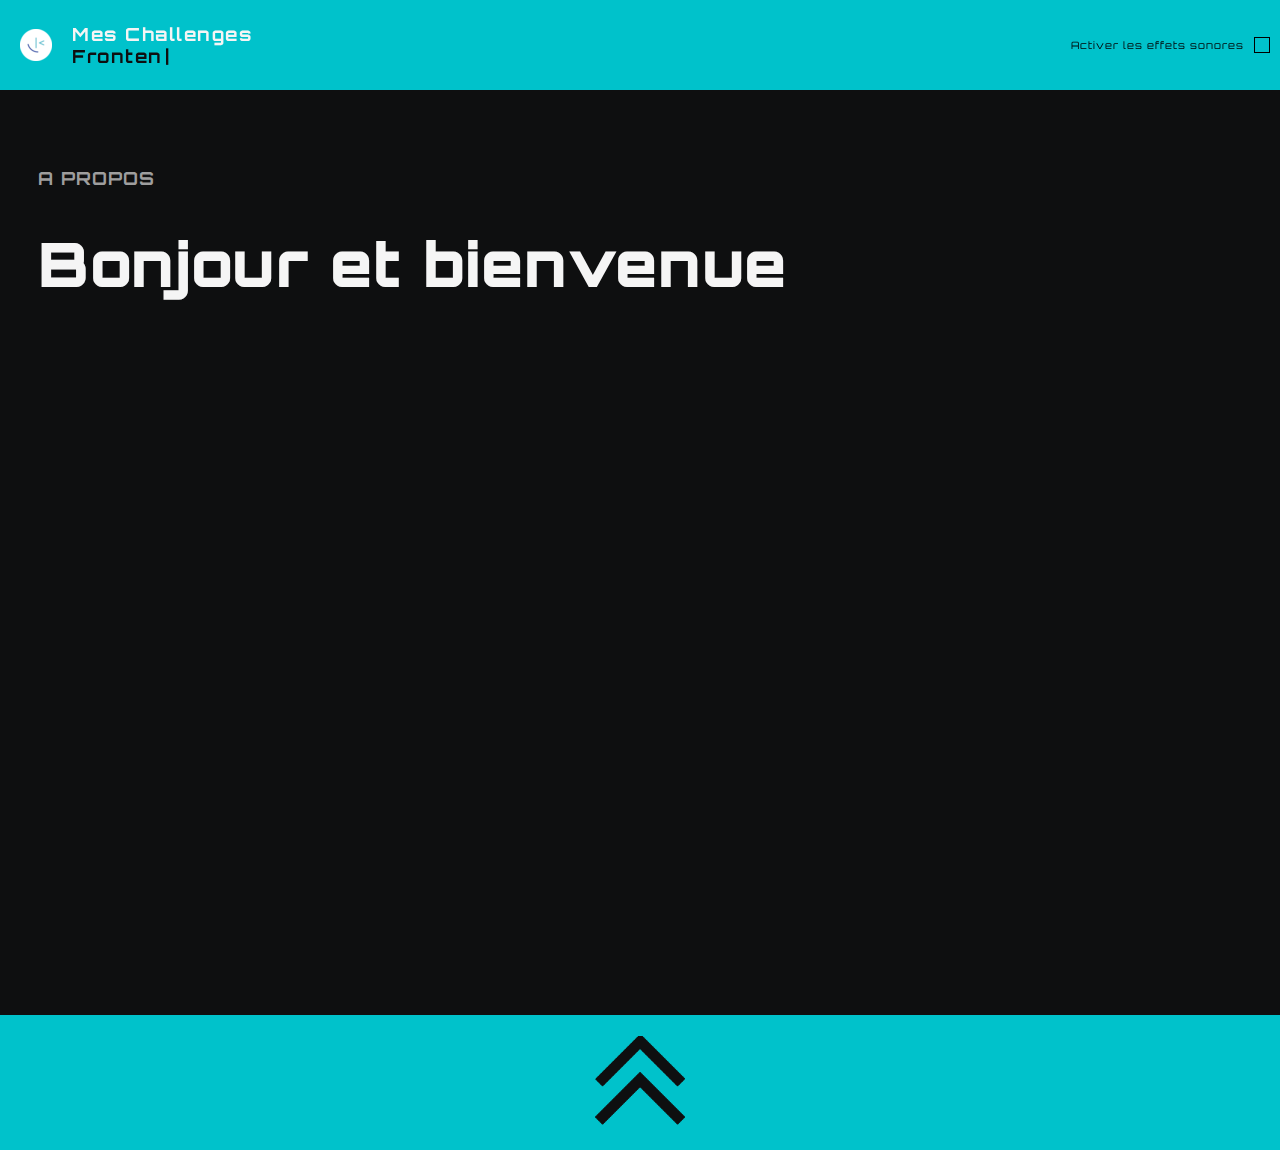
<file: index.html>
<!DOCTYPE html>
<html lang="fr">

<head>
  <meta charset="UTF-8">
  <meta http-equiv="X-UA-Compatible" content="IE=edge">
  <meta name="viewport" content="width=device-width, initial-scale=1.0">
  <link rel="shortcut icon" href="img/favicon-32x32.png" type="image/x-icon">
  <link rel="stylesheet" href="style.css">
  <title>Mes Challenges Frontend Mentor</title>
</head>

<body>
 

  <header class="header">
    <div class="header__title__container">
      <img class="header__img" src="img/favicon-32x32.png" alt="Logo Frontend Mentor">
      <h1 class="header__title">Mes Challenges<br><span id="typed-text"></span></h1>
    </div>
    <label>
      <input type="checkbox" id="sound-effects">
      <span>Activer les effets sonores</span>
    </label>
  </header>
  <section class="about">
    <h2 class="about__title">A propos</h2>
    <p class="about__txt">Bonjour et bienvenue <span id="about__txt--typed"></span></p>
  </section>
  <section class="challenge hidden">
    <h2 class="challenge__title">Challenges effectués : <span id="challenge--completed"></span></h2>
    <ul id="challenge--counter" class="challenge__list">
      <li class="challenge__link">
        <a href="qr_code_component/index.html" target="_blank">
          <figure class="challenge__card">
            <img class="challenge__img" src="img/qr_code.jpg" alt="projet Frontend Mentor qr code component">
            <figcaption>
              <h3 class="challenge__subtitle">qr code component</h3>
              <p class="challenge__desc">HTML CSS</p>
            </figcaption>
          </figure>
        </a>
      </li>
      <li class="challenge__link">
        <a href="product_preview_card/index.html" target="_blank">
          <figure class="challenge__card">
            <img class="challenge__img" src="img/product_card.jpg" alt="projet Frontend Mentor product preview card">
            <figcaption>
              <h3 class="challenge__subtitle">product preview card</h3>
              <p class="challenge__desc">HTML CSS</p>
            </figcaption>
          </figure>
        </a>
      </li>
</ul>
  </section>
  <footer class="footer">
    <a class="footer__btn" href="#"><img class="footer__img" src="img/arrowBtn.png" alt="arrow image"></a>
  </footer>

  <script src="script.js"></script>
</body>

</html>
</file>
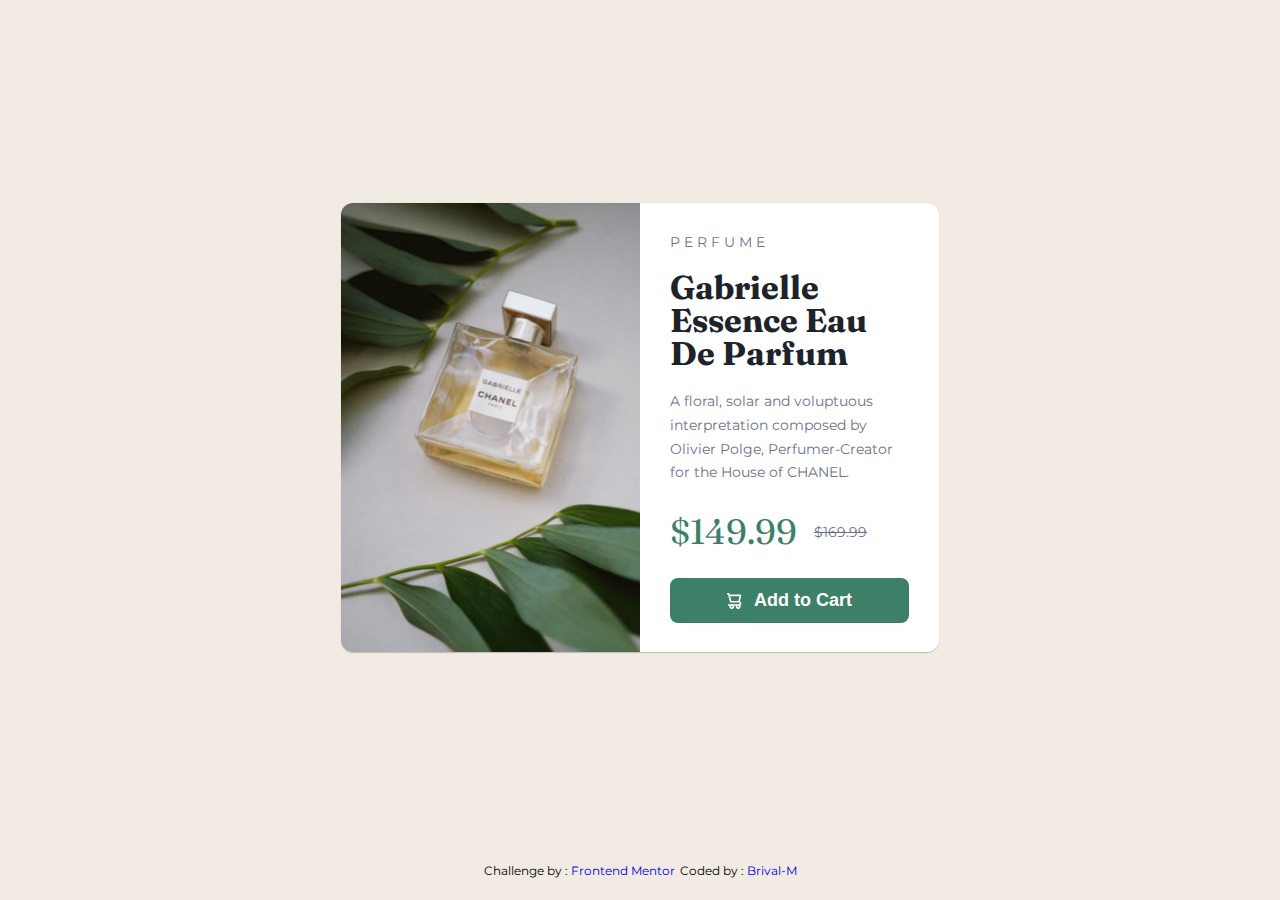
<file: product_preview_card/index.html>
<!DOCTYPE html>
<html lang="en">

<head>
  <meta charset="UTF-8">
  <meta name="viewport" content="width=device-width, initial-scale=1.0">
  <link rel="icon" type="image/png" sizes="32x32" href="./images/favicon-32x32.png">
  <link rel="stylesheet" href="style.css">
  <title>Frontend Mentor | Product preview card component</title>
</head>

<body>
  <!--✅ HTML / CSS validated by W3C-->
  <main class="product">
    <figure class="product__card">
      <!--Thanks to @Arul-Murugan-R who introduced me to the <picture> tag 😅-->
      <picture>
        <source srcset="./images/image-product-mobile.jpg" media="(max-width: 699px)">
        <source srcset="./images/image-product-desktop.jpg">
        <img src="./images/image-product-desktop.jpg" alt="" class="product__img">
      </picture>
      <figcaption class="product__content">
        <p class="product__cat">Perfume</p>
        <h3 class="product__name">Gabrielle Essence Eau De Parfum</h3>
        <p class="product__descript">A floral, solar and voluptuous interpretation composed by Olivier Polge,
          Perfumer-Creator for the House of CHANEL.</p>
        <p class="product__price">$149.99<del> $169.99</del></p>
        <button class="product__btn"><svg width="15" height="16" xmlns="http://www.w3.org/2000/svg">
            <path
              d="M14.383 10.388a2.397 2.397 0 0 0-1.518-2.222l1.494-5.593a.8.8 0 0 0-.144-.695.8.8 0 0 0-.631-.28H2.637L2.373.591A.8.8 0 0 0 1.598 0H0v1.598h.983l1.982 7.4a.8.8 0 0 0 .799.59h8.222a.8.8 0 0 1 0 1.599H1.598a.8.8 0 1 0 0 1.598h.943a2.397 2.397 0 1 0 4.507 0h1.885a2.397 2.397 0 1 0 4.331-.376 2.397 2.397 0 0 0 1.12-2.021ZM11.26 7.99H4.395L3.068 3.196h9.477L11.26 7.991Zm-6.465 6.392a.8.8 0 1 1 0-1.598.8.8 0 0 1 0 1.598Zm6.393 0a.8.8 0 1 1 0-1.598.8.8 0 0 1 0 1.598Z"
              fill="#FFF" />
          </svg>Add to Cart</button>
      </figcaption>
    </figure>
  </main>
  <footer>
    <ul class="attribution">
      <li>Challenge by : <a class="attribution__links" href="https://www.frontendmentor.io?ref=challenge"
          target="_blank">Frontend Mentor</a></li>
      <li>Coded by : <a class="attribution__links" href="https://brival-m.github.io/FontEnd_Mentor/"
          target="_blank">Brival-M</a></li>
    </ul>
  </footer>
</body>

</html>
</file>
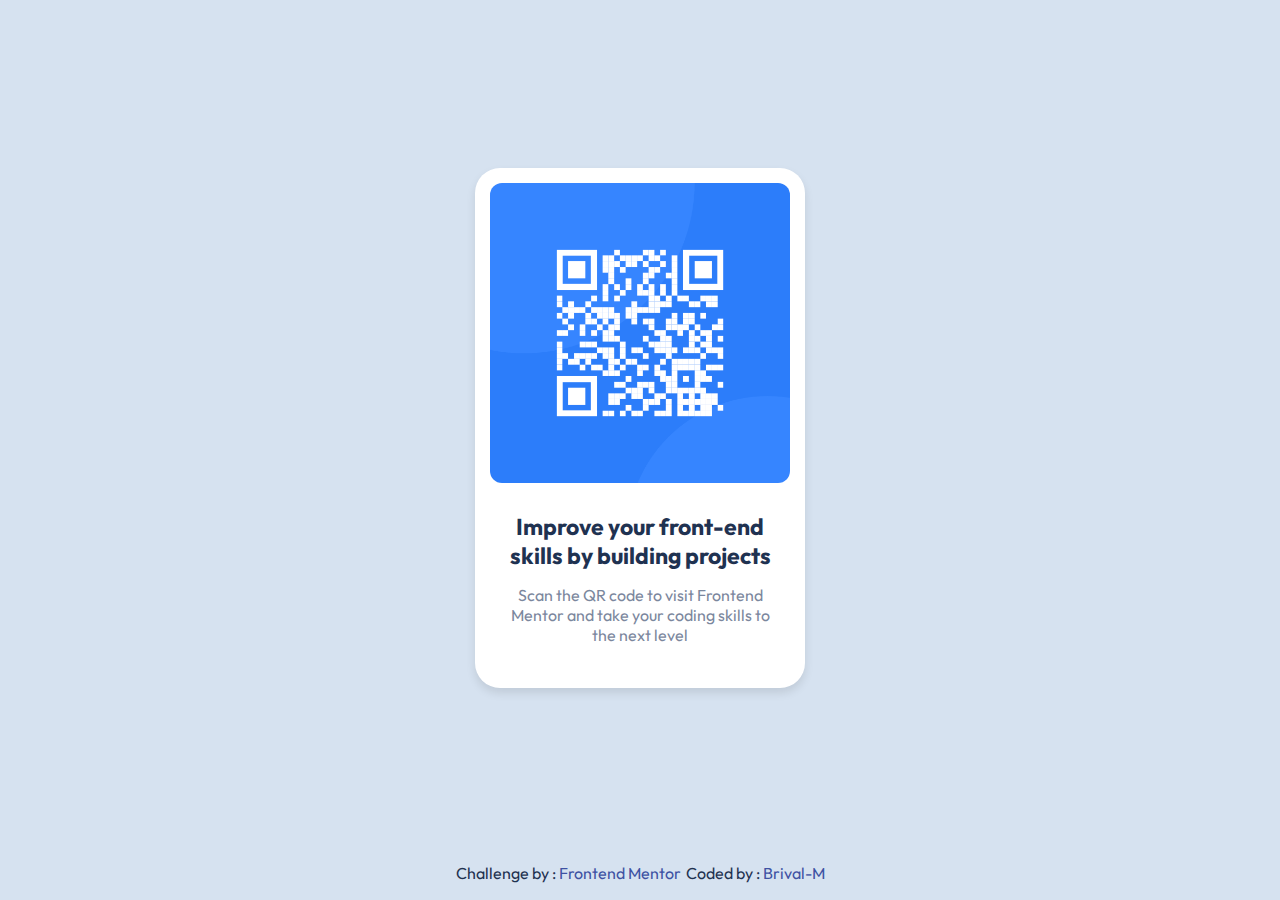
<file: qr_code_component/index.html>
<!DOCTYPE html>
<html lang="en">

<head>
    <meta charset="UTF-8">
    <meta name="viewport" content="width=device-width, initial-scale=1.0">
    <link rel="icon" type="image/png" sizes="32x32" href="./images/favicon-32x32.png">
    <link rel="stylesheet" href="style.css">
    <title>Frontend Mentor | QR code component</title>
</head>

<body>
    <div class="qrcode">
        <figure class="qrcode__card">
            <img src="images/image-qr-code.png" alt="QRcode Frontend Mentor link" class="qrcode__img">
            <figcaption class="qrcode__descript">
                <!-- H3, assuming we already have HN tags in the code... -->
                <h3 class="qrcode__title">Improve your front-end skills by building projects</h3>
                <p class="qrcode__text">Scan the QR code to visit Frontend Mentor and take your coding skills to the
                    next level</p>
            </figcaption>
        </figure>
    </div>
    <footer>
        <ul class="attribution">
            <li>Challenge by : <a class="attribution__links" href="https://www.frontendmentor.io?ref=challenge"
                    target="_blank">Frontend Mentor</a></li>
            <li>Coded by : <a class="attribution__links" href="https://brival-m.github.io/FontEnd_Mentor/"
                    target="_blank">Brival-M</a></li>
        </ul>
    </footer>
</body>

</html>
</file>
<file: style.css>
@import url('https://fonts.googleapis.com/css2?family=Orbitron&display=swap');
/* @import url('https://fonts.googleapis.com/css2?family=Zen+Dots&display=swap');
@import url('https://fonts.googleapis.com/css2?family=Anonymous+Pro&display=swap'); */


/* _____________________________ Global CSS __________________________________________*/

html {
  scroll-behavior: smooth;
}

* {
  margin: 0px;
  padding: 0px;
  -webkit-tap-highlight-color: transparent;
}

::-webkit-scrollbar {
  width: 5px;
}

::-webkit-scrollbar-track {
  background-color: #0e0f10;
}

::-webkit-scrollbar-thumb {
  background-color: #00c2cb;
  background: linear-gradient(to bottom, #0e0f10, #0e0f10, #00c2cb, #0e0f10);
  }
  

body {
  background: #0e0f10;
}

h1,
h2,
h3,
p,
label {
  font-family: 'Orbitron', sans-serif;
  letter-spacing: 1px;
}

a {
  text-decoration: none;
  cursor: pointer;
  color: currentColor
}

li {
  list-style: none;
}

/* _____________________________ Header __________________________________________*/
.header {
  display: flex;
  align-items: center;
  justify-content: space-between;
  min-height: 90px;
  background: #00c2cb;
  will-change: transform;
  animation: entranceTop 1s ease 150ms 1 normal backwards;
}

@keyframes entranceTop {
  0% {
    opacity: 0;
    transform: translateY(-50px);
  }

  100% {
    opacity: 1;
    transform: translateY(0);
  }
}

.header__title__container {
  display: flex;
  align-items: center;
}

.header__img {
  height: 32px;
  margin: 20px;
  animation: displaySwirl 1s ease 0s 1 normal forwards;
  will-change: transform;
}

.header label {
  display: flex;
  align-items: center;
  gap: 10px;
  flex-direction: row-reverse;
  text-align: center;
  font-size: small;
  font-size: x-small;
  padding-right: 10px;
}
input[type="checkbox"] {
  -webkit-appearance: none;
  width: 16px;
  height: 16px;
  border: 1px solid black;
  color: #00c2cb;
}

 input[type="checkbox"]:checked {
  
  background: #0e0f10!important;
  
}

@keyframes displaySwirl {
  0% {
    opacity: 0;
    transform: rotate(-540deg) scale(0);
  }

  100% {
    opacity: 1;
    transform: rotate(0) scale(1);
  }
}

.header__title {
  font-size: 2vh;
  color: #0e0f10;
  letter-spacing: 1.5px;
  animation: displayLeft 500ms ease 0.3s 1 normal backwards;
}

.header__title::first-line {
  color: whitesmoke;
}

@keyframes displayLeft {
  0% {
    opacity: 0;
    transform: translateX(-25px);
  }

  100% {
    opacity: 1;
    transform: translateX(0);
  }
}

.cursor {
  margin-left: 2px;
  animation: cursor-animation 1s infinite;
}

@keyframes cursor-animation {
  0% {
    opacity: 0;
  }

  50% {
    opacity: 1;
  }

  100% {
    opacity: 0;
  }
}

/* _____________________________ CSS shared between sections: about and challenge __________________________________________*/

.about,
.challenge {
  min-height: 90vh;
  margin-top: 3%;
  padding: 3%;
}

.about__title,
.challenge__title {
  color: #9E9E9E;
  font-size: 2vh;
  text-transform: uppercase;
  font-weight: bold;
  margin-bottom: 3%;
}

.about__title {
  animation: entranceView 1s ease 350ms 1 normal backwards;
}

.challenge__title {
  animation: entranceView 1s ease 150ms 1 normal backwards;
}

@keyframes entranceView {
  from {
    opacity: 0;
  }

  ;

  to {
    opacity: 1;
  }

  ;

}

/* _____________________________ SECTION About __________________________________________*/

.about__txt {
  color: whitesmoke;
  font-size: calc(4vw + 10px);
  font-weight: 900;
  word-break: keep-all;
  overflow-wrap: anywhere;
  animation: entranceBottom 1s ease 100ms 1 normal backwards;
  will-change: transform;
}

@keyframes entranceBottom {
  0% {
    opacity: 0;
    transform: translateY(50px);
  }

  100% {
    opacity: 1;
    transform: translateY(0);
  }
}

/*A revoir*/
.fade-in {
  color: #83e5e9;
  animation: opacity 1s ease 0s 1 normal forwards;
  -moz-animation: opacity 1s ease 0s 1 normal forwards;
  backface-visibility: hidden;
  -moz-backface-visibility: hidden;
  will-change: transform;
  -moz-will-change: transform;
}

@keyframes opacity {
  0% {
    opacity: 0;
  }

  45% {
    opacity: 0.3;
  }

  100% {
    opacity: 1;
  }
}

/* _____________________________ SECTION Challenge __________________________________________*/

.challenge__title span {
  color: #83e5e9;
  font-size: 2vh;
}

.challenge__list {
  display: flex;
  justify-content: center;
  flex-wrap: wrap;
  gap: 5vw;
}

.challenge__card {
  display: flex;
  flex-wrap: wrap;
  align-items: center;
  justify-content: center;
  gap: 30px;
  max-width: 349px;
  background-color: #1b1c1c;
  border: solid 3px transparent;
  padding: 3%;
  animation: entranceBottom 0.6s ease 0s 1 normal backwards;
  /* animation: entranceBottom 0.6s ease 0s 1 normal backwards, activateHover 0s ease 0.9s forwards; */
  transition: transform 500ms ease;
  will-change: transform;
}

/* .challenge__list > li:nth-child(1) .challenge__card {
  animation-delay: 0.2s;
}

.challenge__list > li:nth-child(2) .challenge__card {
  animation-delay: 0.4s;
}

.challenge__list > li:nth-child(3) .challenge__card {
  animation-delay: 0.6s;
}

.challenge__list > li:nth-child(4) .challenge__card {
  animation-delay: 0.8s;
} */
/* @keyframes activateHover {
  to {
    pointer-events: auto;
  }
} */

.challenge__card:hover {
  border: solid 3px #00c2cb;
  background: #0e0f10;
  transform: scale(0.99);
}

.challenge__card figcaption {
  display: flex;
  flex-direction: column;
  justify-content: space-around;
  align-items: center;
  height: 200px;
}

.challenge__img {
  width: 100%;
}

.challenge__subtitle {
  color: #00c2cb;
  text-transform: uppercase;
  text-align: center;
  letter-spacing: 1px;
  font-size: 3vh;
  font-weight: 900;
}

.challenge__desc {
  color: #9E9E9E;
  font-size: 3vh;
  padding-bottom: 20px;
  border-bottom: #00c2cb solid 3px;
}

/* _____________________________ Footer __________________________________________*/

.footer {
  display: flex;
  justify-content: center;
  align-items: center;
  overflow: hidden;
  background: #00c2cb;
  height: 15vh;
}

.footer__img {
  height: 10vh;
  animation: animationBtn 2s ease 0s infinite normal forwards;
  will-change: transform;
}

@keyframes animationBtn {
  0% {
    opacity: 0;
    transform: translateY(50px);
  }

  50% {
    opacity: 0.4;
  }

  100% {
    opacity: 1;
    transform: translateY(0);
  }
}

.hidden {
  display: none;
}

/* _____________________________ Média queries __________________________________________*/

@media screen and (max-width: 1452px) {

  /* .challenge__card {
    justify-content: center;
    border-bottom: solid 3px #1b1c1c;
  }

  .challenge__card figcaption {
    text-align: center;
  }

  .challenge__desc {
    border-bottom: #00c2cb solid 3px;
    padding-bottom: 1em;
  } */
}

@media screen and (max-width: 999px) {

  .about__txt {
    font-size: 6vh;
    margin-top: 10dvh;/*________________________A vérifier*/
  }
}

@media screen and (max-width: 439px) {

  .about__txt {
    /* font-size: 5vh; */
    font-size: 4.45vh;
    line-height: 60px;
    
  }
}

@media screen and (max-width: 379px) {
 
  /* .challenge__img {
    width: 100%;
  } */
}

@media screen and (max-width: 333px) {

  .about__txt {
    font-size: 4vh;
    line-height: 50px;
  }

  /* .challenge__subtitle {
    font-size: 6vw;
  }

  .challenge__desc {
   
    word-break: keep-all;
    overflow-wrap: anywhere;
  } */

}
</file>
<file: product_preview_card/style.css>
/*Import Google font*/
@import url('https://fonts.googleapis.com/css2?family=Montserrat:wght@500&display=swap');
@import url('https://fonts.googleapis.com/css2?family=Montserrat:wght@700&display=swap');

@import url('https://fonts.googleapis.com/css2?family=Fraunces:opsz,wght@9..144,700&display=swap');

/*Reset CSS*/

* {
    margin: 0px;
    padding: 0px;
    -webkit-box-sizing: border-box;
    box-sizing: border-box;
}

/*Global CSS*/

:root {
    /*Primary Colors*/
    --primary-dark-cyan: hsl(158, 36%, 37%);
    --primary-cream: hsl(30, 38%, 92%);

    /*Neutral Colors*/
    --neutral-very-dark-blue: hsl(212, 21%, 14%);
    --neutral-dark-grayish-blue: hsl(228, 12%, 48%);
    --neutral-white: hsl(0, 0%, 100%);
}

li {
    list-style: none;
}

p,
del {
    font-size: 14px;
    font-family: 'Montserrat', Courier, monospace;
    color: var(--neutral-dark-grayish-blue);
}

body {
    background: var(--primary-cream);
}

.product {
    display: flex;
    justify-content: center;
    align-items: center;
    min-height: 100vh;
    padding-inline: 12px;
}

.product__card {
    max-width: 340px;
    background: var(--neutral-white);
    border-radius: 12px;
    box-shadow: 0px 0.5px 1px rgba(0, 0, 0, 0.2);
}

.product__img {
    width: 100%;
    height: 239px;
    border-radius: 12px 12px 0 0;
    object-fit: cover; /*small device ?*/
}

.product__content {
    display: flex;
    flex-direction: column;
    gap: 15px;
    padding: 23px;
}

.product__cat {
    text-transform: uppercase;
    letter-spacing: 4px;
}

.product__name {
    font-family: 'Fraunces', Courier, monospace;
    color: var(--neutral-very-dark-blue);
    font-size: 33px;
    line-height: 1;
}

.product__descript {
    line-height: 1.7;
}

.product__price {
    display: flex;
    align-items: center;
    gap: 17px;
    margin: 5px 0px;
    font-family: 'Fraunces', Courier, monospace;
    font-size: 35px;
    color: var(--primary-dark-cyan);
}

.product__btn {
    display: flex;
    justify-content: center;
    gap: 12px;
    cursor: pointer;
    border: none;
    border-radius: 8px;
    background: var(--primary-dark-cyan);
    color: var(--neutral-white);
    font-size: large;
    font-weight: bold;
    padding: 12px;
    transition: background-color 300ms ease;
}

.product__btn:hover {
    /* background: var(--neutral-very-dark-blue); ??? */
    background: hsl(160, 39%, 19%);
}

.product__btn svg {
    margin-top: 3px;
}

/*Attribution CSS*/

.attribution {
    display: flex;
    flex-wrap: wrap;
    justify-content: center;
    gap: 5px;
    margin: 8px 0px 8px;
    text-align: center;
    font-family: 'Montserrat', Courier, monospace;
    font-size: 12px;
}

.attribution__links {
    text-decoration: none;
    transition: color 300ms ease;
}

.attribution__links:hover {
    color: var(--neutral-dark-grayish-blue);
    text-decoration: underline;
}

/* Media queries: Tablet & Desktop view... */

@media screen and (min-width: 700px) {
    .product {
        min-height: 95vh;
    }

    .product__card {
        display: flex;
        border-radius: 12px;
        max-width: 598px;
        height: 449px;
    }

    .product__img {
        width: 299px;
        height: 100%;
        border-radius: 12px 0 0 12px;
    }

    .product__content {
        padding: 30px;
        gap: 20px;
    }
   }
</file>
<file: qr_code_component/style.css>
/*Import Google font*/

@import url('https://fonts.googleapis.com/css2?family=Outfit&display=swap');
@import url('https://fonts.googleapis.com/css2?family=Outfit:wght@700&display=swap');

/*Reset CSS*/

* {
  margin: 0px;
  padding: 0px;
  -webkit-box-sizing: border-box;
  box-sizing: border-box;
}
li {
  list-style: none;
}

/*Global CSS*/

:root {
  --white: hsl(0, 0%, 100%);
  --light-gray: hsl(212, 45%, 89%);
  --grayish-blue: hsl(220, 15%, 55%);
  --dark-blue: hsl(218, 44%, 22%);
}

body {
  font-family: 'Outfit', sans-serif;
  background: var(--light-gray);
}

/*QR code CSS*/

.qrcode {
  display: flex;
  justify-content: center;
  align-items: center;
  min-height: 95vh;
  padding-inline: 30px;
  }

.qrcode__card {
  max-width: 330px;
  padding: 15px;
  text-align: center;
  background: var(--white);
  box-shadow: 0px 5px 10px rgba(0, 0, 0, 0.1);
  border-radius: 25px;
}

.qrcode__img {
  width: 100%;
  border-radius: 12px;
}

.qrcode__descript {
  display: flex;
  flex-direction: column;
  gap: 15px;
  margin: 25px 0px 28px;
  padding-inline: 10px;
}

.qrcode__title {
  font-size: 23px;
  color: var(--dark-blue);
}

.qrcode__text {
  color: var(--grayish-blue);
}

/*Attribution CSS*/

.attribution {
  display: flex;
  flex-wrap: wrap;
  justify-content: center;
  gap: 5px;
  margin: 8px 0px 8px;
  text-align: center;
  color: var(--dark-blue);
 }

.attribution__links { 
  color: #3e52a3;
  text-decoration: none; 
  transition: color 300ms ease;
}

.attribution__links:hover {
  color: #00b4fb;
}
</file>
